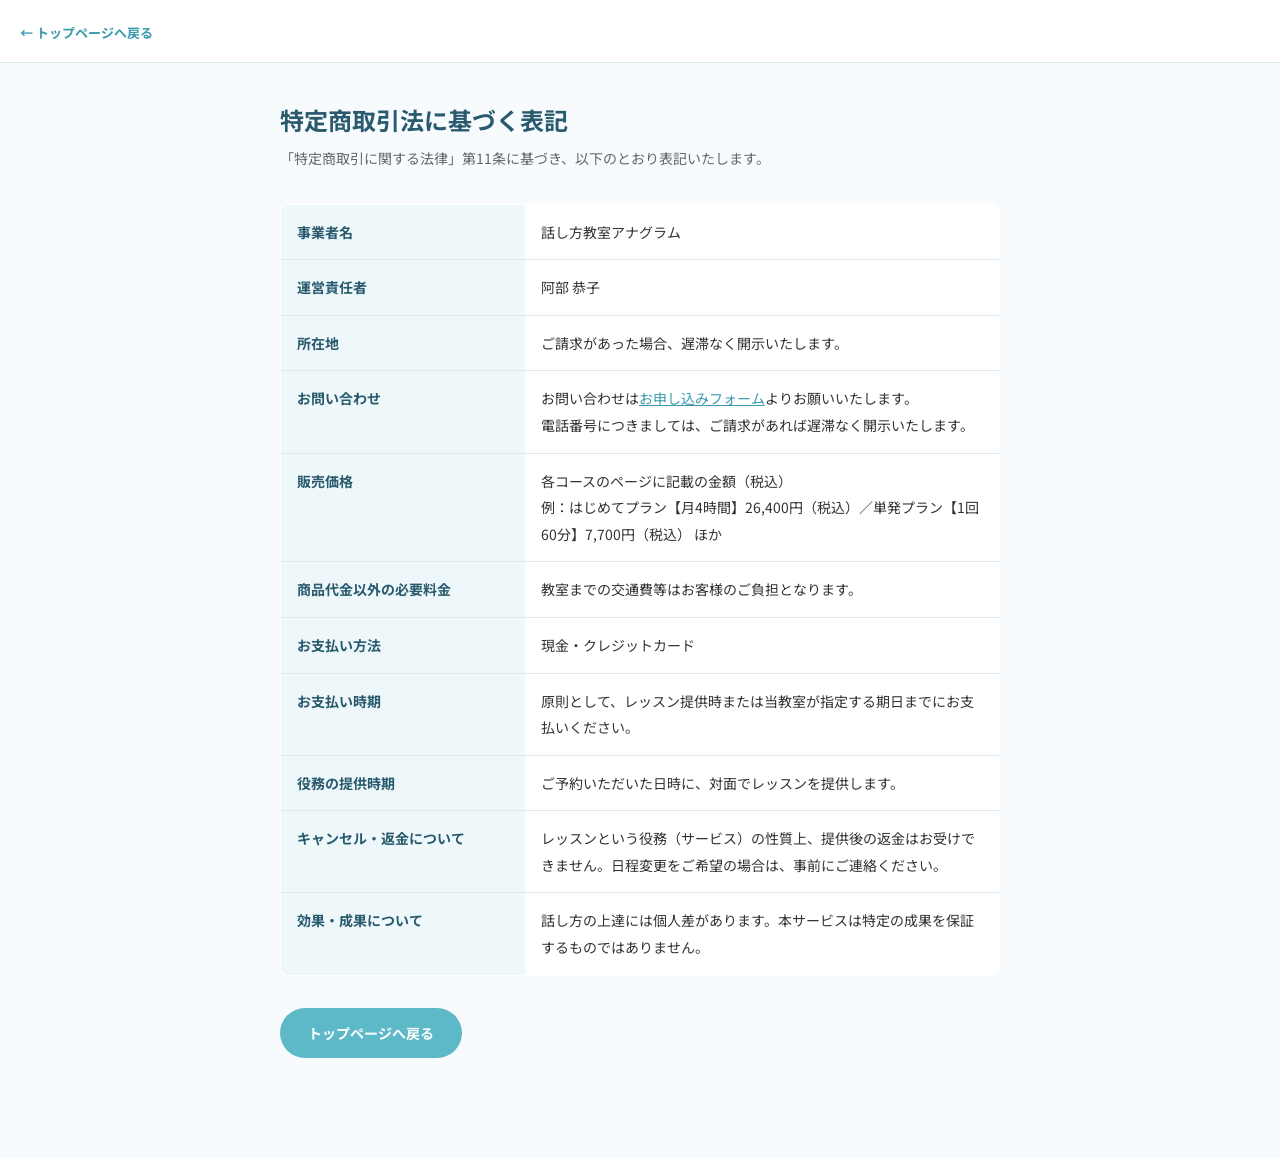
<file: commercial-law.html>
<!DOCTYPE html>
<html lang="ja">
<head>
  <meta charset="UTF-8" />
  <meta name="viewport" content="width=device-width, initial-scale=1.0" />
  <!-- ↓ GTM は <head> の最上部（この直後）に設置予定 -->
  <title>特定商取引法に基づく表記｜話し方教室アナグラム</title>
  <meta name="description" content="話し方教室アナグラムの特定商取引法に基づく表記です。販売事業者、運営責任者、販売価格、支払い方法、サービス提供時期等について記載しています。" />
  <link rel="canonical" href="https://hanashikata-anagram.com/commercial-law.html" />
  <link rel="icon" href="favicon.ico" sizes="any" />
  <link rel="icon" type="image/png" sizes="32x32" href="favicon-32x32.png" />
  <link rel="icon" type="image/png" sizes="16x16" href="favicon-16x16.png" />
  <link rel="apple-touch-icon" href="apple-touch-icon.png" />
  <link rel="manifest" href="site.webmanifest" />
  <link rel="preconnect" href="https://fonts.googleapis.com" />
  <link rel="preconnect" href="https://fonts.gstatic.com" crossorigin />
  <link href="https://fonts.googleapis.com/css2?family=Noto+Sans+JP:wght@400;500;700&display=swap" rel="stylesheet" />
  <style>
    :root { --teal:#5db8c8; --teal-d:#3a9aae; --accent:#2a5a6e; --text:#333; --text-l:#666; --border:#dde8ec; }
    * { box-sizing:border-box; margin:0; padding:0; }
    body { font-family:'Noto Sans JP',sans-serif; color:var(--text); line-height:1.9; background:#f7fbfd; padding:0 0 60px; -webkit-font-smoothing:antialiased; }
    .legal-header { background:#fff; border-bottom:1px solid var(--border); padding:16px 20px; }
    .legal-header a { color:var(--teal-d); font-size:13px; font-weight:700; text-decoration:none; }
    .legal-wrap { max-width:760px; margin:0 auto; padding:40px 20px; }
    h1 { font-size:24px; color:var(--accent); margin-bottom:8px; line-height:1.4; }
    .legal-lead { font-size:14px; color:var(--text-l); margin-bottom:32px; }
    table.legal-table { width:100%; border-collapse:collapse; background:#fff; border:1px solid var(--border); border-radius:8px; overflow:hidden; }
    table.legal-table th, table.legal-table td { text-align:left; vertical-align:top; padding:14px 16px; font-size:14px; border-bottom:1px solid var(--border); }
    table.legal-table th { width:34%; background:#eef8fb; color:var(--accent); font-weight:700; }
    table.legal-table tr:last-child th, table.legal-table tr:last-child td { border-bottom:none; }
    .legal-back { display:inline-block; margin-top:32px; background:var(--teal); color:#fff; font-weight:700; font-size:14px; text-decoration:none; padding:12px 28px; border-radius:50px; }
    a.inline { color:var(--teal-d); }
    @media (max-width:560px){ table.legal-table th { width:40%; } table.legal-table th, table.legal-table td { padding:11px 12px; font-size:13px; } }
  </style>
</head>
<body>
  <!-- GTM (noscript) は <body> 開始直後（この位置）に設置予定 -->
  <header class="legal-header">
    <a href="index.html">&larr; トップページへ戻る</a>
  </header>
  <div class="legal-wrap">
    <h1>特定商取引法に基づく表記</h1>
    <p class="legal-lead">「特定商取引に関する法律」第11条に基づき、以下のとおり表記いたします。</p>

    <table class="legal-table">
      <tr>
        <th>事業者名</th>
        <td>話し方教室アナグラム</td>
      </tr>
      <tr>
        <th>運営責任者</th>
        <td>阿部 恭子</td>
      </tr>
      <tr>
        <th>所在地</th>
        <td>ご請求があった場合、遅滞なく開示いたします。</td>
      </tr>
      <tr>
        <th>お問い合わせ</th>
        <td>お問い合わせは<a class="inline" href="index.html#form">お申し込みフォーム</a>よりお願いいたします。<br>電話番号につきましては、ご請求があれば遅滞なく開示いたします。</td>
      </tr>
      <tr>
        <th>販売価格</th>
        <td>各コースのページに記載の金額（税込）<br>例：はじめてプラン【月4時間】26,400円（税込）／単発プラン【1回60分】7,700円（税込） ほか</td>
      </tr>
      <tr>
        <th>商品代金以外の必要料金</th>
        <td>教室までの交通費等はお客様のご負担となります。</td>
      </tr>
      <tr>
        <th>お支払い方法</th>
        <td>現金・クレジットカード</td>
      </tr>
      <tr>
        <th>お支払い時期</th>
        <td>原則として、レッスン提供時または当教室が指定する期日までにお支払いください。</td>
      </tr>
      <tr>
        <th>役務の提供時期</th>
        <td>ご予約いただいた日時に、対面でレッスンを提供します。</td>
      </tr>
      <tr>
        <th>キャンセル・返金について</th>
        <td>レッスンという役務（サービス）の性質上、提供後の返金はお受けできません。日程変更をご希望の場合は、事前にご連絡ください。</td>
      </tr>
      <tr>
        <th>効果・成果について</th>
        <td>話し方の上達には個人差があります。本サービスは特定の成果を保証するものではありません。</td>
      </tr>
    </table>

    <a class="legal-back" href="index.html">トップページへ戻る</a>
  </div>
</body>
</html>
</file>
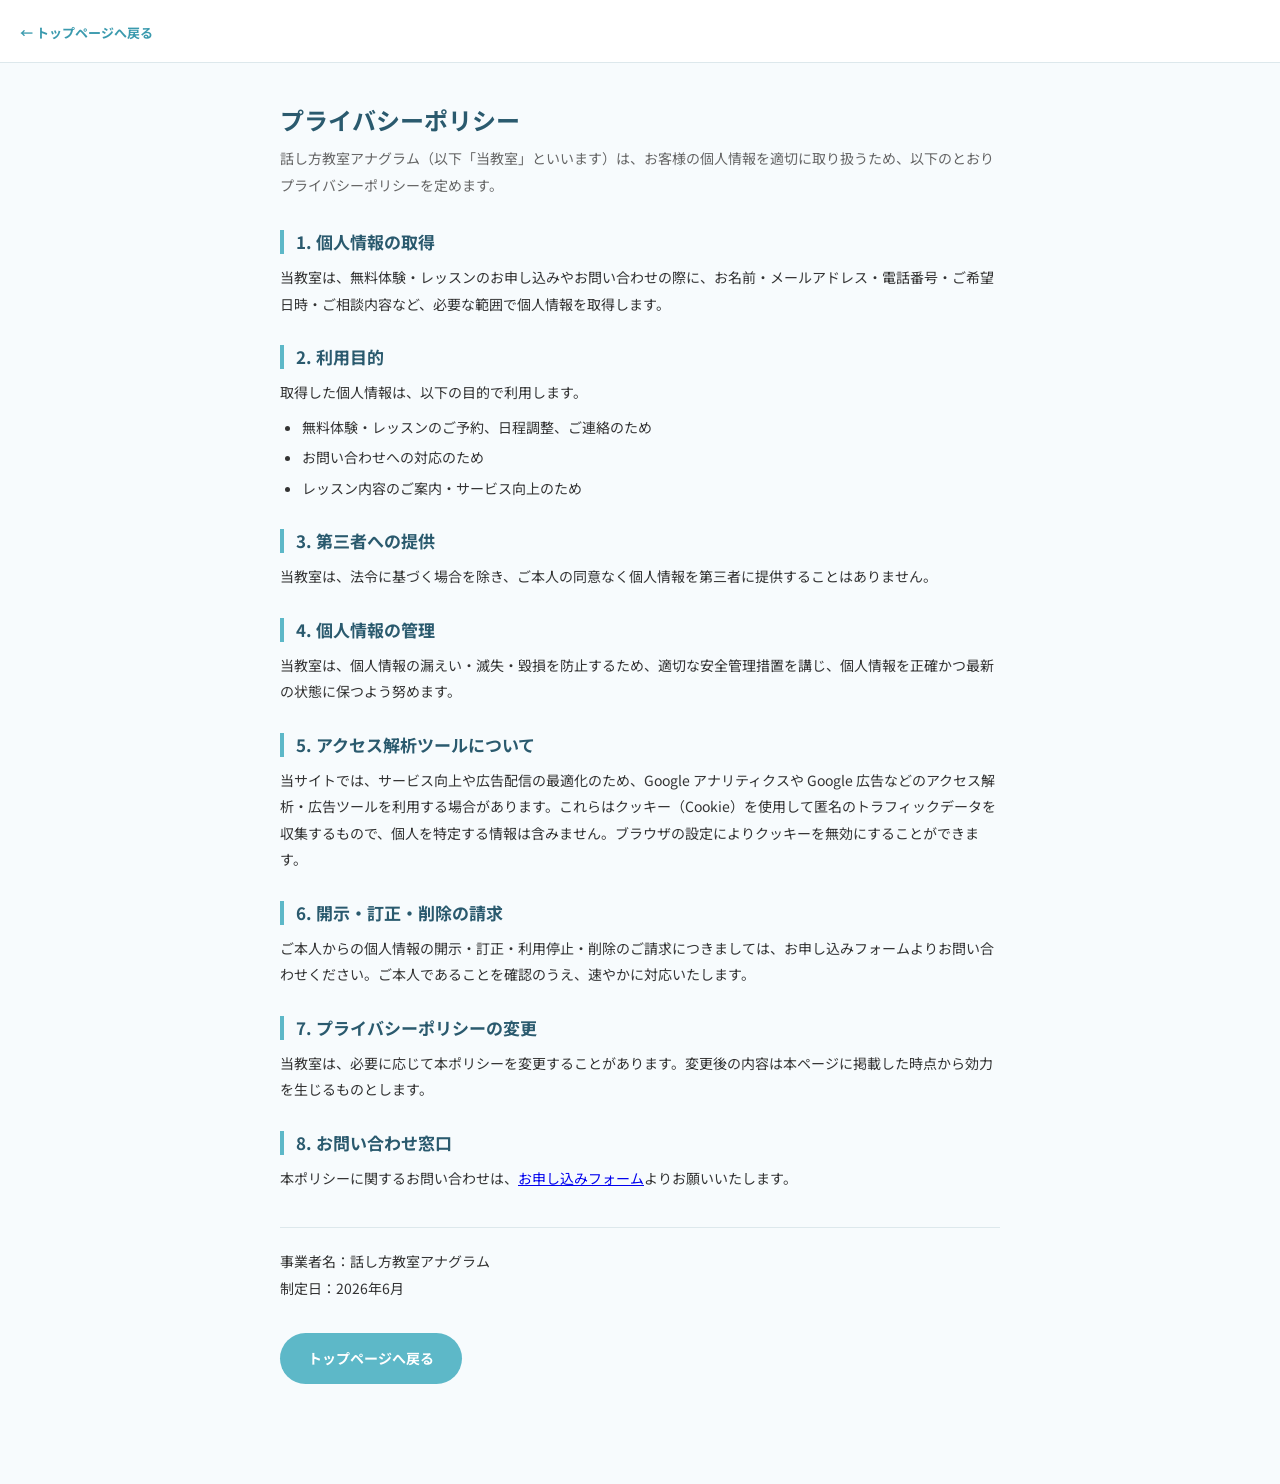
<file: privacy.html>
<!DOCTYPE html>
<html lang="ja">
<head>
  <meta charset="UTF-8" />
  <meta name="viewport" content="width=device-width, initial-scale=1.0" />
  <!-- ↓ GTM は <head> の最上部（この直後）に設置予定 -->
  <title>プライバシーポリシー｜話し方教室アナグラム</title>
  <meta name="description" content="話し方教室アナグラムのプライバシーポリシーです。個人情報の取得、利用目的、管理、第三者提供、Cookie等の取り扱いについて記載しています。" />
  <link rel="canonical" href="https://hanashikata-anagram.com/privacy.html" />
  <link rel="icon" href="favicon.ico" sizes="any" />
  <link rel="icon" type="image/png" sizes="32x32" href="favicon-32x32.png" />
  <link rel="icon" type="image/png" sizes="16x16" href="favicon-16x16.png" />
  <link rel="apple-touch-icon" href="apple-touch-icon.png" />
  <link rel="manifest" href="site.webmanifest" />
  <link rel="preconnect" href="https://fonts.googleapis.com" />
  <link rel="preconnect" href="https://fonts.gstatic.com" crossorigin />
  <link href="https://fonts.googleapis.com/css2?family=Noto+Sans+JP:wght@400;500;700&display=swap" rel="stylesheet" />
  <style>
    :root { --teal:#5db8c8; --teal-d:#3a9aae; --accent:#2a5a6e; --text:#333; --text-l:#666; --border:#dde8ec; }
    * { box-sizing:border-box; margin:0; padding:0; }
    body { font-family:'Noto Sans JP',sans-serif; color:var(--text); line-height:1.9; background:#f7fbfd; padding:0 0 60px; -webkit-font-smoothing:antialiased; }
    .legal-header { background:#fff; border-bottom:1px solid var(--border); padding:16px 20px; }
    .legal-header a { color:var(--teal-d); font-size:13px; font-weight:700; text-decoration:none; }
    .legal-wrap { max-width:760px; margin:0 auto; padding:40px 20px; }
    h1 { font-size:24px; color:var(--accent); margin-bottom:8px; line-height:1.4; }
    .legal-lead { font-size:14px; color:var(--text-l); margin-bottom:32px; }
    h2 { font-size:17px; color:var(--accent); margin:28px 0 10px; padding-left:12px; border-left:4px solid var(--teal); line-height:1.4; }
    p, li { font-size:14px; color:var(--text); }
    ul, ol { padding-left:1.4em; margin:8px 0; }
    li { margin-bottom:4px; }
    .legal-meta { margin-top:36px; padding-top:20px; border-top:1px solid var(--border); font-size:13px; color:var(--text-l); }
    .legal-back { display:inline-block; margin-top:32px; background:var(--teal); color:#fff; font-weight:700; font-size:14px; text-decoration:none; padding:12px 28px; border-radius:50px; }
  </style>
</head>
<body>
  <!-- GTM (noscript) は <body> 開始直後（この位置）に設置予定 -->
  <header class="legal-header">
    <a href="index.html">&larr; トップページへ戻る</a>
  </header>
  <div class="legal-wrap">
    <h1>プライバシーポリシー</h1>
    <p class="legal-lead">話し方教室アナグラム（以下「当教室」といいます）は、お客様の個人情報を適切に取り扱うため、以下のとおりプライバシーポリシーを定めます。</p>

    <h2>1. 個人情報の取得</h2>
    <p>当教室は、無料体験・レッスンのお申し込みやお問い合わせの際に、お名前・メールアドレス・電話番号・ご希望日時・ご相談内容など、必要な範囲で個人情報を取得します。</p>

    <h2>2. 利用目的</h2>
    <p>取得した個人情報は、以下の目的で利用します。</p>
    <ul>
      <li>無料体験・レッスンのご予約、日程調整、ご連絡のため</li>
      <li>お問い合わせへの対応のため</li>
      <li>レッスン内容のご案内・サービス向上のため</li>
    </ul>

    <h2>3. 第三者への提供</h2>
    <p>当教室は、法令に基づく場合を除き、ご本人の同意なく個人情報を第三者に提供することはありません。</p>

    <h2>4. 個人情報の管理</h2>
    <p>当教室は、個人情報の漏えい・滅失・毀損を防止するため、適切な安全管理措置を講じ、個人情報を正確かつ最新の状態に保つよう努めます。</p>

    <h2>5. アクセス解析ツールについて</h2>
    <p>当サイトでは、サービス向上や広告配信の最適化のため、Google アナリティクスや Google 広告などのアクセス解析・広告ツールを利用する場合があります。これらはクッキー（Cookie）を使用して匿名のトラフィックデータを収集するもので、個人を特定する情報は含みません。ブラウザの設定によりクッキーを無効にすることができます。</p>

    <h2>6. 開示・訂正・削除の請求</h2>
    <p>ご本人からの個人情報の開示・訂正・利用停止・削除のご請求につきましては、お申し込みフォームよりお問い合わせください。ご本人であることを確認のうえ、速やかに対応いたします。</p>

    <h2>7. プライバシーポリシーの変更</h2>
    <p>当教室は、必要に応じて本ポリシーを変更することがあります。変更後の内容は本ページに掲載した時点から効力を生じるものとします。</p>

    <h2>8. お問い合わせ窓口</h2>
    <p>本ポリシーに関するお問い合わせは、<a href="index.html#form">お申し込みフォーム</a>よりお願いいたします。</p>

    <div class="legal-meta">
      <p>事業者名：話し方教室アナグラム</p>
      <p>制定日：2026年6月</p>
    </div>

    <a class="legal-back" href="index.html">トップページへ戻る</a>
  </div>
</body>
</html>
</file>
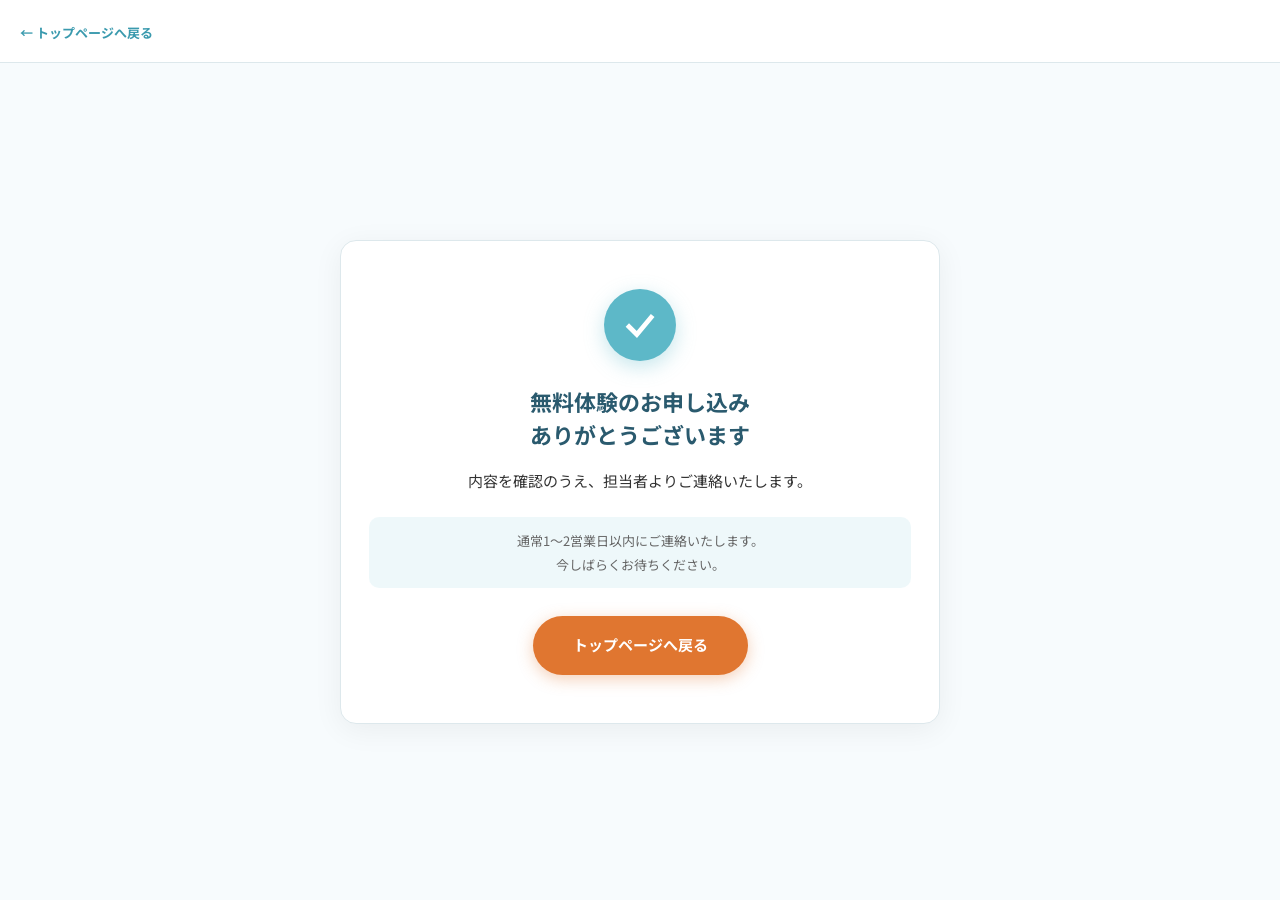
<file: thanks.html>
<!DOCTYPE html>
<html lang="ja">
<head>
  <meta charset="UTF-8" />
  <meta name="viewport" content="width=device-width, initial-scale=1.0" />
  <!-- ↓ GTM は <head> の最上部（この直後）に設置予定 -->
  <meta name="robots" content="noindex, nofollow" />
  <title>無料体験のお申し込みありがとうございます｜話し方教室アナグラム</title>
  <meta name="description" content="話し方教室アナグラムの無料体験お申し込み完了ページです。" />
  <link rel="canonical" href="https://hanashikata-anagram.com/thanks.html" />
  <link rel="icon" href="favicon.ico" sizes="any" />
  <link rel="icon" type="image/png" sizes="32x32" href="favicon-32x32.png" />
  <link rel="icon" type="image/png" sizes="16x16" href="favicon-16x16.png" />
  <link rel="apple-touch-icon" href="apple-touch-icon.png" />
  <link rel="manifest" href="site.webmanifest" />
  <link rel="preconnect" href="https://fonts.googleapis.com" />
  <link rel="preconnect" href="https://fonts.gstatic.com" crossorigin />
  <link href="https://fonts.googleapis.com/css2?family=Noto+Sans+JP:wght@400;500;700;900&display=swap" rel="stylesheet" />

  <!-- ===========================================================
       ▼ コンバージョン計測タグ設置場所 ▼
       このページはフォーム送信完了後の到達ページ（サンクスページ）です。
       Google 広告のコンバージョンタグ／GA4 のイベントタグを、
       下記コメントの位置（または </body> 直前）に貼り付けてください。

       例：Google タグ（gtag.js）を利用する場合は <head> 内に基本タグ、
       コンバージョン計測スニペットをこのページの読み込み時に発火させます。
  =========================================================== -->
  <!-- GA4 / Google Ads conversion tag here -->

  <style>
    :root { --teal:#5db8c8; --teal-d:#3a9aae; --accent:#2a5a6e; --cta:#e07630; --cta-h:#c8621e; --text:#333; --text-l:#666; --border:#dde8ec; }
    * { box-sizing:border-box; margin:0; padding:0; }
    body {
      font-family:'Noto Sans JP',sans-serif; color:var(--text); line-height:1.9;
      background:#f7fbfd; -webkit-font-smoothing:antialiased;
      min-height:100vh; display:flex; flex-direction:column;
    }
    .thanks-header { background:#fff; border-bottom:1px solid var(--border); padding:16px 20px; }
    .thanks-header a { color:var(--teal-d); font-size:13px; font-weight:700; text-decoration:none; }
    .thanks-main { flex:1; display:flex; align-items:center; justify-content:center; padding:48px 20px; }
    .thanks-card {
      width:100%; max-width:600px; background:#fff; border-radius:16px;
      border:1px solid var(--border); box-shadow:0 6px 30px rgba(0,0,0,0.06);
      padding:48px 28px; text-align:center;
    }
    .thanks-check {
      width:72px; height:72px; margin:0 auto 24px; border-radius:50%;
      background:var(--teal); display:flex; align-items:center; justify-content:center;
      box-shadow:0 6px 20px rgba(93,184,200,0.35);
    }
    .thanks-check svg { width:38px; height:38px; stroke:#fff; stroke-width:3; fill:none; }
    h1 { font-size:22px; color:var(--accent); margin-bottom:16px; line-height:1.5; }
    .thanks-lead { font-size:15px; color:var(--text); margin-bottom:10px; }
    .thanks-note {
      font-size:13px; color:var(--text-l); background:var(--teal); background:rgba(93,184,200,0.10);
      border-radius:10px; padding:12px 16px; margin:22px 0 28px; line-height:1.8;
    }
    .thanks-back {
      display:inline-block; background:var(--cta); color:#fff; font-weight:700; font-size:15px;
      text-decoration:none; padding:15px 40px; border-radius:50px;
      box-shadow:0 4px 16px rgba(224,118,48,0.35); transition:0.25s ease;
    }
    .thanks-back:hover { background:var(--cta-h); transform:translateY(-2px); }
    @media (max-width:480px){ .thanks-card { padding:40px 20px; } h1 { font-size:20px; } }
  </style>
</head>
<body>
  <!-- GTM (noscript) は <body> 開始直後（この位置）に設置予定 -->
  <header class="thanks-header">
    <a href="index.html">&larr; トップページへ戻る</a>
  </header>

  <main class="thanks-main">
    <div class="thanks-card">
      <div class="thanks-check" aria-hidden="true">
        <svg viewBox="0 0 24 24"><polyline points="4,12 10,18 20,6"/></svg>
      </div>
      <h1>無料体験のお申し込み<br>ありがとうございます</h1>
      <p class="thanks-lead">内容を確認のうえ、担当者よりご連絡いたします。</p>
      <p class="thanks-note">通常1〜2営業日以内にご連絡いたします。<br>今しばらくお待ちください。</p>
      <a class="thanks-back" href="index.html">トップページへ戻る</a>
    </div>
  </main>

  <!-- GA4 / Google Ads conversion tag (alternative placement before </body>) -->
</body>
</html>
</file>
